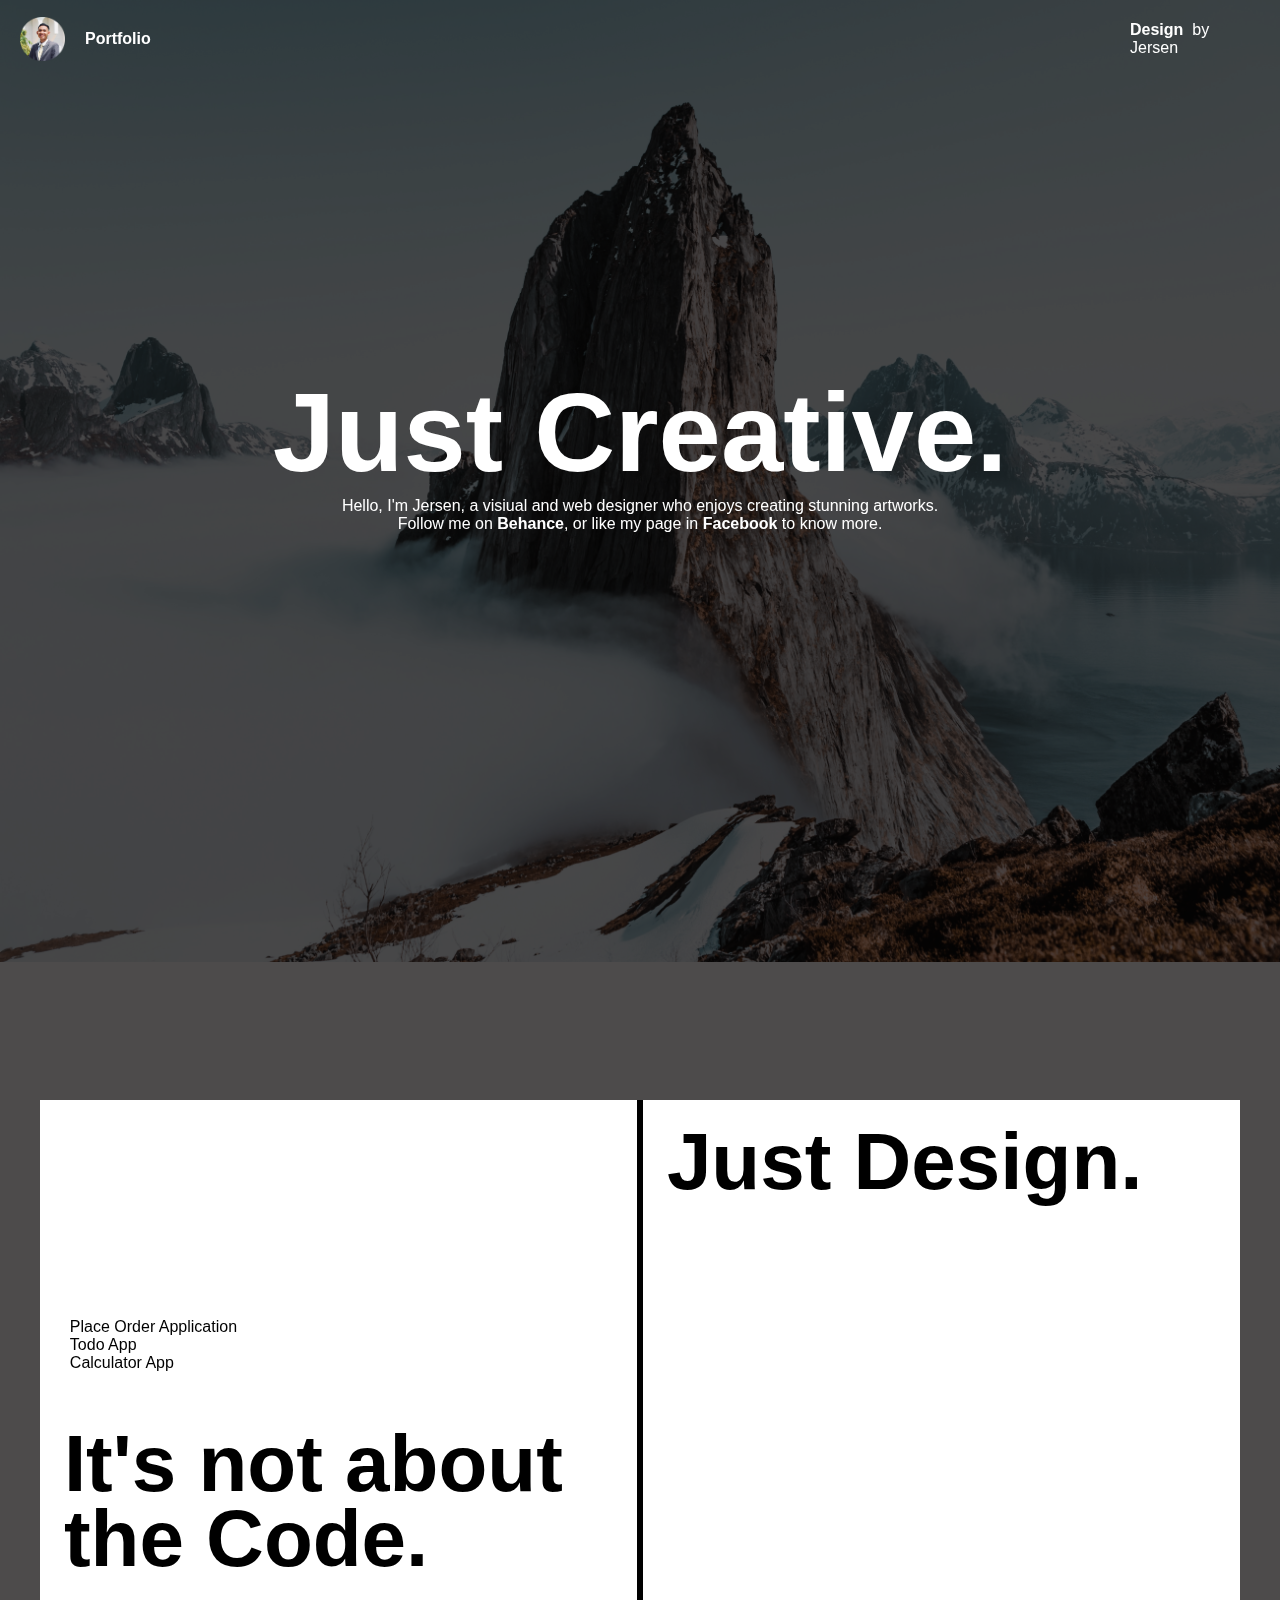
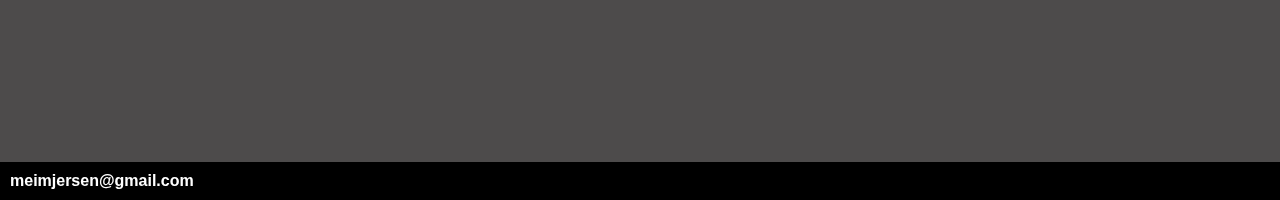
<file: index.html>
<!DOCTYPE html>
<html lang="en">

<head>
    <meta charset="UTF-8">
    <meta http-equiv="X-UA-Compatible" content="IE=edge">
    <meta name="viewport" content="minimum-scale=1">
    <meta name="viewport" content="height=device-height, 
    width=device-width, initial-scale=1.0, 
    minimum-scale=1.0, maximum-scale=1.0, 
    user-scalable=no, target-densitydpi=device-dpi">

    <meta name="description" content="Portfolio of Jersen Meim">
    <meta name="keywords" content="HTML,CSS,JavaScript">
    <meta name="author" content="Jersen Meim">
    <link rel="stylesheet" href="style.css">
    <title>Meim Jersen | Index</title>
</head>

<body>
    <nav>
        <ul>
            <li>
                <div>
                    <img src="./profile.png" alt="Jersen Meim">
                    <a href="#">Portfolio</a>

                </div>
            </li>
            <li>
                <div>
                    <p><b>Design</b>&nbsp; by Jersen</p>

                </div>
            </li>
        </ul>
    </nav>

    <div class="container">
        <p class="title">Just Creative.</p>
        <p>Hello, I'm Jersen, a visiual and web designer who enjoys creating stunning artworks.
            Follow me on <a href="https://www.behance.net/jersenmeim" target="_blank">Behance</a>, or like my page in <a
                href="https://www.facebook.com/DesignbyJersen/" target="_blank">Facebook</a> to know more.</p>
    </div>

    <div class="flex">
        <div class="box box-1">
            <p>It's not about the Code.</p>
            <div class="list">
                <a href="./projects/placeorderapp/index.html">Place Order Application</a>
                <a href="./projects/todoapp/index.html">Todo App</a>
                <a href="./projects/calculator/">Calculator App</a>
            </div>
        </div>
        <div class="box box-2">
            <p>Just Design.</p>
        </div>

    </div>



    <footer>
        <p>meimjersen@gmail.com</p>
    </footer>
</body>

</html>
</file>
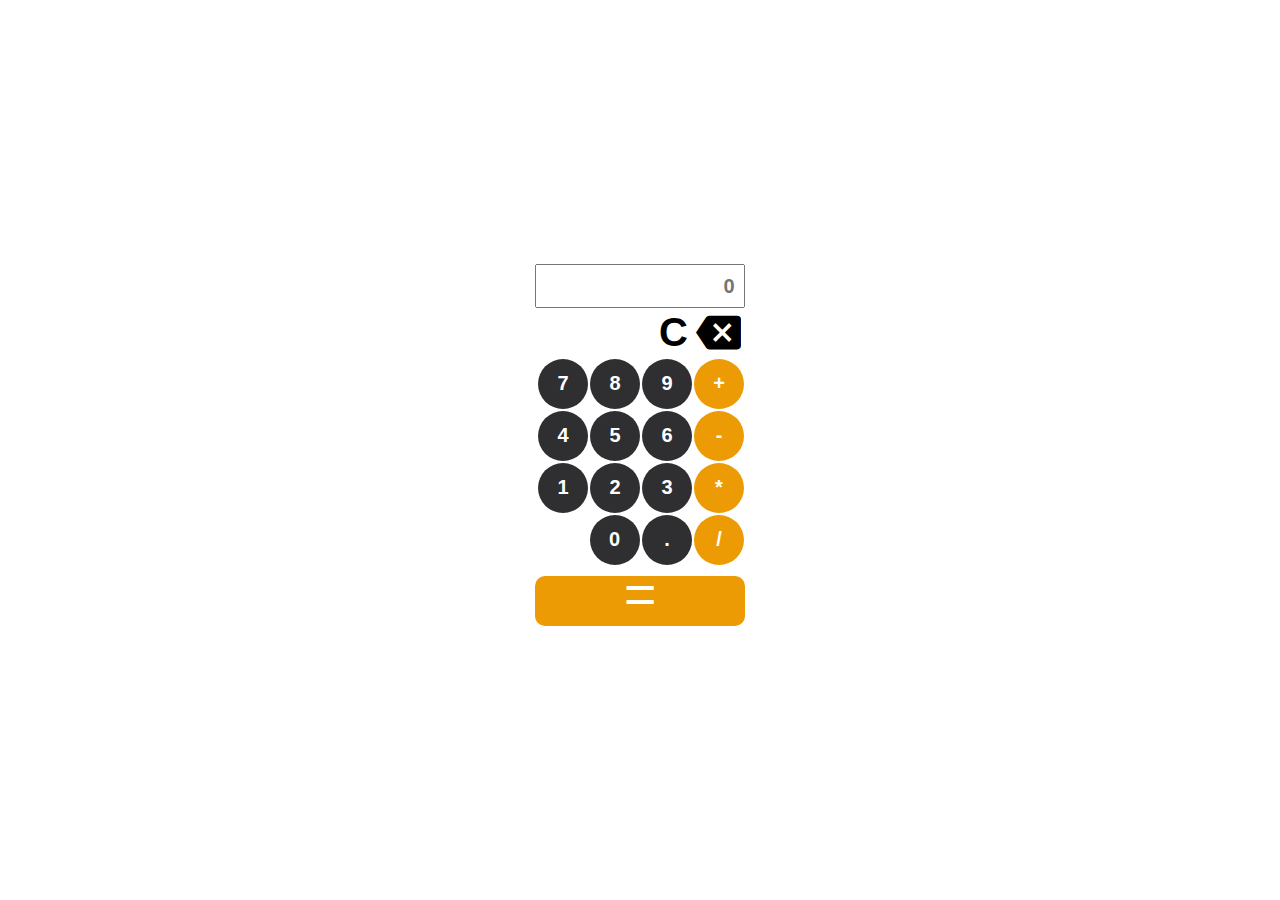
<file: projects/calculator/index.html>
<!DOCTYPE html>
<html lang="en">

<head>
    <meta charset="UTF-8">
    <meta http-equiv="X-UA-Compatible" content="IE=edge">
    <meta name="viewport" content="width=device-width, initial-scale=1.0">
    <link href="https://fonts.googleapis.com/icon?family=Material+Icons" rel="stylesheet">
    <link rel="stylesheet" href="style.css">
    <title>Calculator</title>
</head>

<body>
    <div class="container">
        <input class="screen" placeholder="0">
        <div class="buttons"></div>
        <div id="equal">=</div>
    </div>
</body>
<script src="app.js"></script>

</html>
</file>
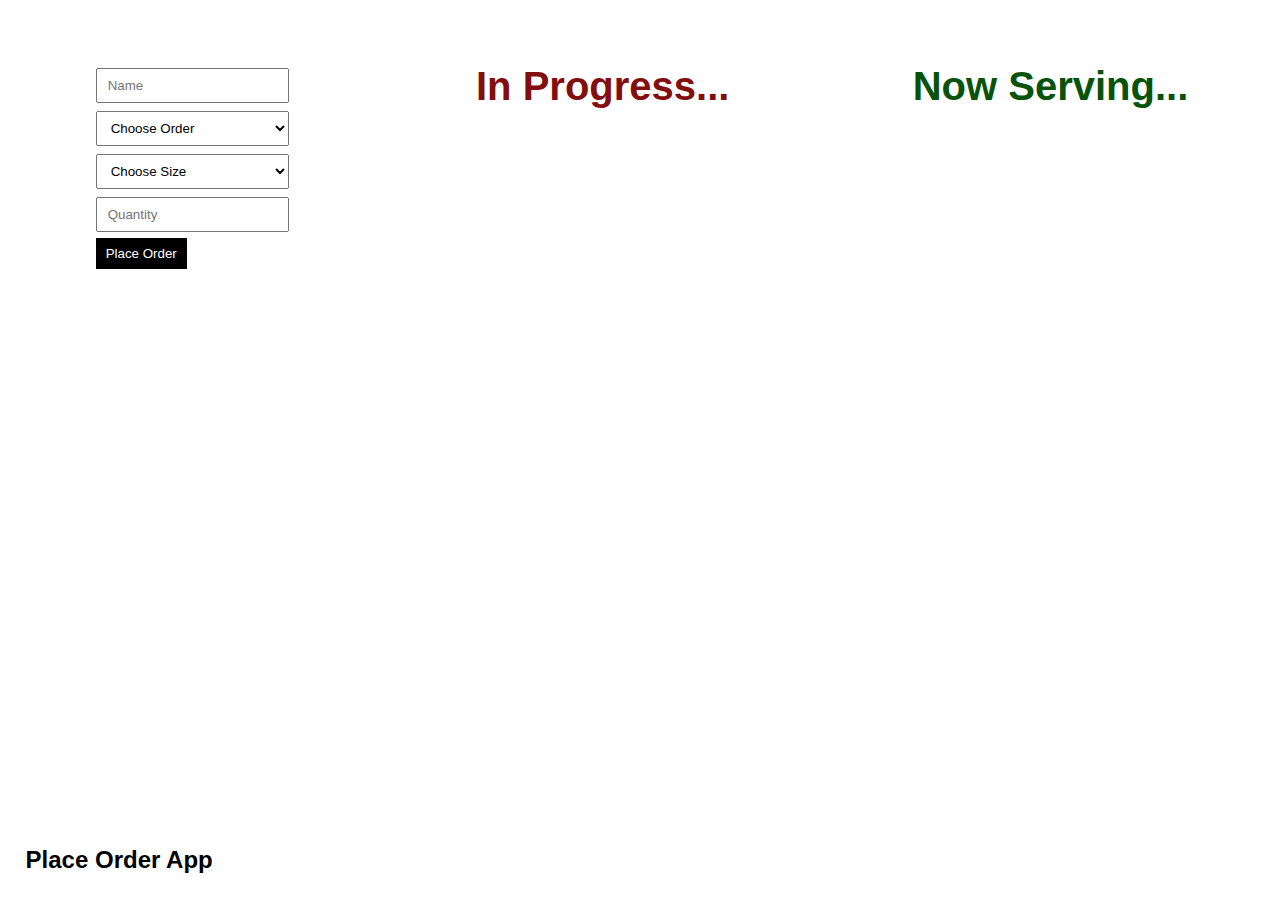
<file: projects/placeorderapp/index.html>
<!DOCTYPE html>
<html lang="en-us">

<head>
  <meta charset="UTF-8" />
  <meta http-equiv="X-UA-Compatible" content="IE=edge" />
  <meta name="viewport" content="width=device-width, initial-scale=1.0" />
  <meta http-equiv="Content-Security-Policy" content="upgrade-insecure-requests" />
  <link rel="stylesheet" href="style.css">

  <title>Place Order Application</title>
</head>

<body>

  <div class="container-output">
    <div id="form-container"></div>
    <div id="output">
      <p class="title">In Progress...</p>
    </div>
    <div id="output-one">
      <p class="title">Now Serving...</p>
    </div>
  </div>
  <h2>Place Order App</h2>

  <script src="./app.js" type="module"></script>



</body>



</html>
</file>
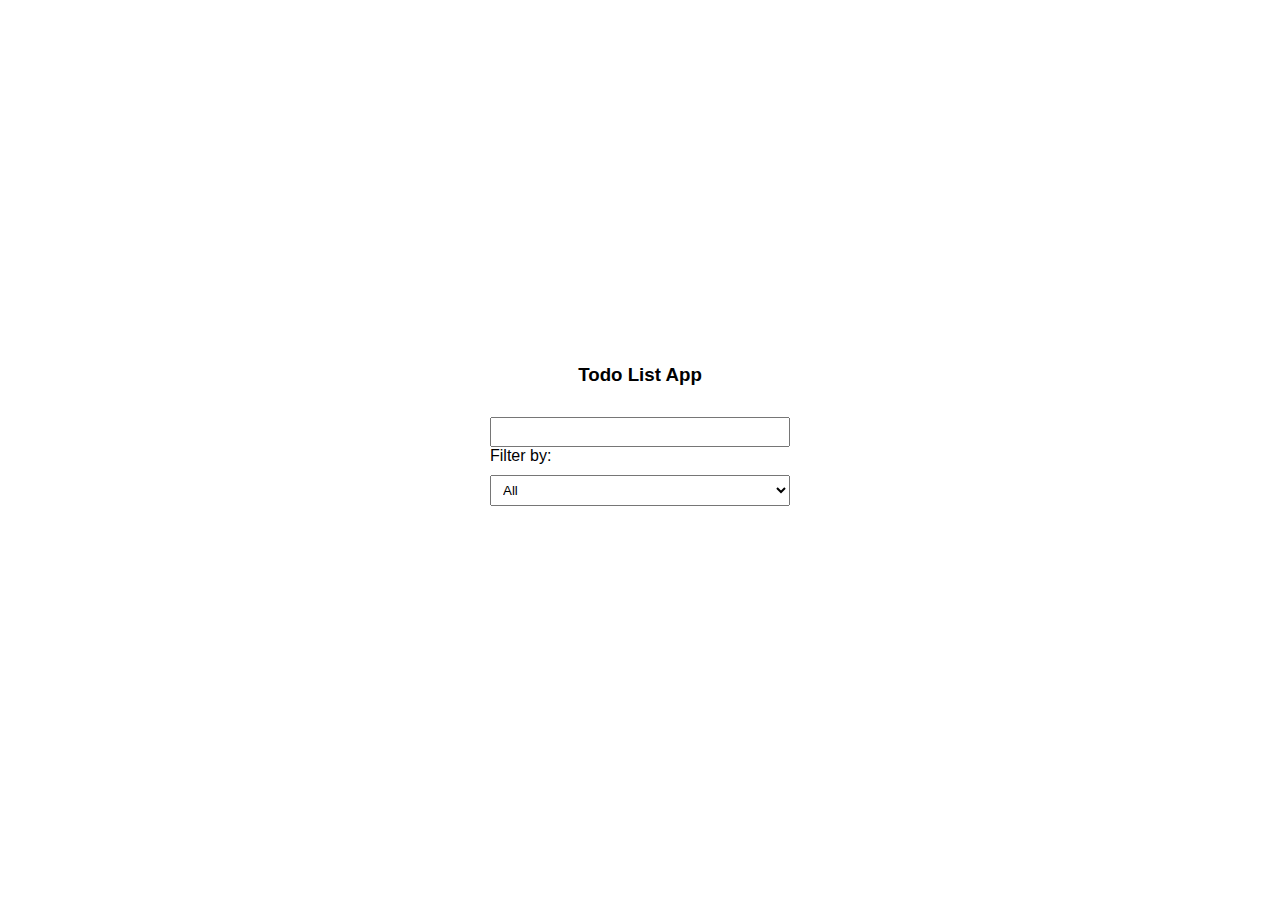
<file: projects/todoapp/index.html>
<html lang="en">

<head>
    <meta charset="UTF-8">
    <meta http-equiv="X-UA-Compatible" content="IE=edge">
    <meta name="viewport" content="width=device-width, initial-scale=1.0">
    <link rel="stylesheet" href="https://cdnjs.cloudflare.com/ajax/libs/font-awesome/5.15.2/css/all.min.css"
        integrity="sha512-HK5fgLBL+xu6dm/Ii3z4xhlSUyZgTT9tuc/hSrtw6uzJOvgRr2a9jyxxT1ely+B+xFAmJKVSTbpM/CuL7qxO8w=="
        crossorigin="anonymous" />
    <link rel="stylesheet" href="style.css">
    <title>Todo List App</title>
</head>

<body>
    <div class="container">
        <header>
            <h3>Todo List App</h3>
        </header>

        <form>
            <div class="box">
                <input type="text" class="todo-input"><button class="todo-button" type="submit"><i
                        class="fas fa-plus-square"></i></button>
            </div>

            <div class="select">
                <label for="todos">Filter by:</label>
                <select name="todos" class="filter-todo">
                    <option value="all">All</option>
                    <option value="completed">Completed</option>
                    <option value="uncompleted">Uncompleted</option>
                </select>
            </div>
        </form>

        <div class="todo-container">
            <ul class="todo-list"></ul>
        </div>
    </div>

    <script type="text/javascript" src="app.js"></script>
</body>

</html>
</file>
<file: style.css>
@charset "UTF-8";
* {
  -webkit-box-sizing: border-box;
          box-sizing: border-box;
  margin: 0;
  padding: 0;
  font-family: 'Segoe UI', Tahoma, Geneva, Verdana, sans-serif;
}

body {
  background-image: url("./pexels-tobias-bjørkli-2335126.jpg");
  /* Set a specific height */
  /* Create the parallax scrolling effect */
  background-attachment: fixed;
  background-position: center;
  background-repeat: no-repeat;
  background-size: cover;
  background-color: #4d4b4b;
  content: '';
  height: 100%;
  left: 0;
  top: 0;
  width: 100%;
  will-change: transform;
  z-index: -1;
  background-blend-mode: multiply;
}

nav {
  position: fixed;
  width: 100%;
}

nav ul {
  display: -webkit-box;
  display: -ms-flexbox;
  display: flex;
  -webkit-box-pack: justify;
      -ms-flex-pack: justify;
          justify-content: space-between;
  -webkit-box-align: center;
      -ms-flex-align: center;
          align-items: center;
}

nav ul li {
  list-style-type: none;
  margin: 10px 20px;
}

nav ul li:first-child div {
  display: -webkit-box;
  display: -ms-flexbox;
  display: flex;
  -webkit-box-pack: left;
      -ms-flex-pack: left;
          justify-content: left;
  -webkit-box-align: center;
      -ms-flex-align: center;
          align-items: center;
}

nav ul li:first-child div img {
  width: 5%;
}

nav ul li:first-child div a {
  font-weight: bolder;
  margin: 20px;
  color: white;
  text-decoration: none;
}

nav ul li:nth-child(2) div {
  display: -webkit-box;
  display: -ms-flexbox;
  display: flex;
  -webkit-box-align: center;
      -ms-flex-align: center;
          align-items: center;
}

nav ul li:nth-child(2) div p {
  width: 130px;
  color: white;
}

.container {
  display: -webkit-box;
  display: -ms-flexbox;
  display: flex;
  -webkit-box-align: center;
      -ms-flex-align: center;
          align-items: center;
  -webkit-box-pack: center;
      -ms-flex-pack: center;
          justify-content: center;
  height: 100vh;
  -webkit-box-orient: vertical;
  -webkit-box-direction: normal;
      -ms-flex-direction: column;
          flex-direction: column;
}

.container .title {
  font-size: 7em;
  font-weight: bolder;
  color: white;
}

.container p {
  color: white;
  font-size: 1.1em;
}

.container p a {
  text-decoration: none;
  font-weight: bolder;
  color: white;
}

.container p:nth-child(2) {
  font-size: 1em;
  width: 50%;
  text-align: center;
}

.flex {
  height: 100vh;
  display: -webkit-box;
  display: -ms-flexbox;
  display: flex;
  -webkit-box-align: center;
      -ms-flex-align: center;
          align-items: center;
  -webkit-box-pack: center;
      -ms-flex-pack: center;
          justify-content: center;
  -ms-flex-wrap: wrap;
      flex-wrap: wrap;
}

.flex .box {
  width: 600px;
  height: 500px;
  margin: 0;
}

.flex .box-1,
.flex .box-2 {
  display: -webkit-box;
  display: -ms-flexbox;
  display: flex;
  -webkit-box-orient: vertical;
  -webkit-box-direction: normal;
      -ms-flex-direction: column;
          flex-direction: column;
  -webkit-box-align: start;
      -ms-flex-align: start;
          align-items: flex-start;
  background-color: white;
}

.flex .box-1 {
  -webkit-box-pack: end;
      -ms-flex-pack: end;
          justify-content: flex-end;
  border-right: 3px solid black;
}

.flex .box-1 p {
  font-size: 5em;
  line-height: 75px;
  font-weight: bolder;
  padding: 4%;
  -webkit-box-ordinal-group: 3;
      -ms-flex-order: 2;
          order: 2;
}

.flex .box-1 .list {
  display: -webkit-box;
  display: -ms-flexbox;
  display: flex;
  -webkit-box-orient: vertical;
  -webkit-box-direction: normal;
      -ms-flex-direction: column;
          flex-direction: column;
  padding: 5%;
  -webkit-box-ordinal-group: 2;
      -ms-flex-order: 1;
          order: 1;
  text-align: left;
}

.flex .box-1 .list a {
  text-decoration: none;
  color: black;
}

.flex .box-2 {
  border-left: 3px solid black;
  -webkit-box-pack: start;
      -ms-flex-pack: start;
          justify-content: flex-start;
}

.flex .box-2 p {
  font-size: 5em;
  line-height: 75px;
  font-weight: bolder;
  padding: 4%;
}

footer {
  position: fixed;
  width: 100%;
  bottom: 0;
  padding: 10px;
  font-weight: bolder;
  color: white;
  background-color: black;
}

@media only screen and (max-width: 480px) {
  body {
    background-attachment: fixed;
    background-position: center;
    background-repeat: no-repeat;
    background-size: contain;
    content: '';
    height: 100%;
    left: 0;
    top: 0;
    width: 100%;
    will-change: transform;
    z-index: -1;
    background-blend-mode: multiply;
    background-color: #979595;
    background-blend-mode: multiply;
  }
  nav {
    position: relative;
  }
  nav ul {
    display: -webkit-box;
    display: -ms-flexbox;
    display: flex;
    -webkit-box-orient: vertical;
    -webkit-box-direction: normal;
        -ms-flex-direction: column;
            flex-direction: column;
    -webkit-box-pack: left;
        -ms-flex-pack: left;
            justify-content: left;
  }
  nav ul li {
    list-style-type: none;
  }
  nav ul li:first-child div {
    display: -webkit-box;
    display: -ms-flexbox;
    display: flex;
    -webkit-box-orient: horizontal;
    -webkit-box-direction: normal;
        -ms-flex-direction: row;
            flex-direction: row;
    -webkit-box-pack: center;
        -ms-flex-pack: center;
            justify-content: center;
    -webkit-box-align: center;
        -ms-flex-align: center;
            align-items: center;
    -ms-flex-wrap: wrap;
        flex-wrap: wrap;
  }
  nav ul li:first-child div img {
    width: 100%;
    -ms-grid-column-align: center;
    justify-self: center;
    text-align: center;
    margin: auto;
    margin-top: auto;
    padding: 20%;
  }
  nav ul li:first-child div a {
    color: white;
  }
  nav ul li:nth-child(2) div {
    margin: -40px 10px 0 10px;
    display: -webkit-box;
    display: -ms-flexbox;
    display: flex;
    -webkit-box-pack: left;
        -ms-flex-pack: left;
            justify-content: left;
    -webkit-box-align: center;
        -ms-flex-align: center;
            align-items: center;
  }
  nav ul li:nth-child(2) div p {
    color: #fff;
  }
  .container {
    height: 100vh;
    padding: 20px;
    margin-top: 40px;
  }
  .container .title {
    font-size: 2em;
    font-weight: bolder;
    color: white;
  }
  .container p {
    color: white;
    font-size: .8em;
    text-align: center;
  }
  .container p a {
    text-decoration: none;
    font-weight: bolder;
    color: white;
  }
  .container p:nth-child(2) {
    font-size: 1em;
    width: 100%;
    text-align: center;
  }
  .flex {
    height: 200vh;
    -webkit-box-pack: start;
        -ms-flex-pack: start;
            justify-content: flex-start;
    -webkit-box-align: start;
        -ms-flex-align: start;
            align-items: flex-start;
  }
  .flex .box {
    width: 600px;
    height: 400px;
    text-align: center;
  }
  .flex .box-1,
  .flex .box-2 {
    display: -webkit-box;
    display: -ms-flexbox;
    display: flex;
    -webkit-box-orient: vertical;
    -webkit-box-direction: normal;
        -ms-flex-direction: column;
            flex-direction: column;
    background-color: white;
    border: none;
  }
  .flex .box-1 {
    -webkit-box-pack: start;
        -ms-flex-pack: start;
            justify-content: flex-start;
    -webkit-box-align: center;
        -ms-flex-align: center;
            align-items: center;
    border: none;
  }
  .flex .box-1 p {
    -webkit-box-ordinal-group: 2;
        -ms-flex-order: 1;
            order: 1;
    font-size: 2em;
    line-height: 35px;
    font-weight: bolder;
    padding: 4%;
  }
  .flex .box-1 .list {
    display: -webkit-box;
    display: -ms-flexbox;
    display: flex;
    -webkit-box-orient: vertical;
    -webkit-box-direction: normal;
        -ms-flex-direction: column;
            flex-direction: column;
    padding: 5%;
    -webkit-box-ordinal-group: 3;
        -ms-flex-order: 2;
            order: 2;
  }
  .flex .box-2 {
    -webkit-box-pack: center;
        -ms-flex-pack: center;
            justify-content: center;
    -webkit-box-align: center;
        -ms-flex-align: center;
            align-items: center;
    border: none;
  }
  .flex .box-2 p {
    text-align: center;
    font-size: 2em;
    line-height: 35px;
    font-weight: bolder;
    padding: 4%;
  }
  footer {
    position: fixed;
    width: 100%;
    bottom: 0;
    padding: 10px;
    text-align: center;
    color: white;
  }
}
/*# sourceMappingURL=style.css.map */
</file>
<file: projects/calculator/style.css>
* {
  -webkit-box-sizing: border-box;
          box-sizing: border-box;
  margin: 0;
  padding: 0;
  font-family: 'Segoe UI', Tahoma, Geneva, Verdana, sans-serif;
}

.container {
  display: -webkit-box;
  display: -ms-flexbox;
  display: flex;
  -webkit-box-orient: vertical;
  -webkit-box-direction: normal;
      -ms-flex-direction: column;
          flex-direction: column;
  -webkit-box-pack: center;
      -ms-flex-pack: center;
          justify-content: center;
  -webkit-box-align: end;
      -ms-flex-align: end;
          align-items: flex-end;
  height: 100vh;
  font-size: 20px;
  width: 210px;
  margin: 0 auto;
}

.container .screen {
  width: 210px;
  padding: 4%;
  text-align: right;
  width: 210px;
  padding: 4%;
  text-align: right;
  font-size: 1em;
  font-weight: bolder;
}

.container .buttons {
  -webkit-box-ordinal-group: 2;
      -ms-flex-order: 1;
          order: 1;
  margin: 0 auto;
  display: -webkit-box;
  display: -ms-flexbox;
  display: flex;
  -ms-flex-wrap: wrap;
      flex-wrap: wrap;
  -webkit-box-pack: end;
      -ms-flex-pack: end;
          justify-content: flex-end;
  width: 210px;
}

.container .buttons p {
  background-color: #2f2f31;
  height: 50px;
  width: 50px;
  display: -webkit-box;
  display: -ms-flexbox;
  display: flex;
  -webkit-box-pack: center;
      -ms-flex-pack: center;
          justify-content: center;
  -webkit-box-align: center;
      -ms-flex-align: center;
          align-items: center;
  cursor: pointer;
  font-weight: bold;
  border-radius: 40px;
  color: #fff;
  margin: 1px;
}

.container .buttons p:first-child {
  -ms-grid-column-align: unset;
      justify-self: unset;
  -webkit-box-pack: start;
      -ms-flex-pack: start;
          justify-content: flex-start;
  padding: 9%;
  -webkit-box-ordinal-group: 14;
      -ms-flex-order: 13;
          order: 13;
}

.container .buttons p:nth-child(2) {
  -webkit-box-ordinal-group: 9;
      -ms-flex-order: 8;
          order: 8;
}

.container .buttons p:nth-child(3) {
  -webkit-box-ordinal-group: 10;
      -ms-flex-order: 9;
          order: 9;
}

.container .buttons p:nth-child(4) {
  -webkit-box-ordinal-group: 11;
      -ms-flex-order: 10;
          order: 10;
}

.container .buttons p:nth-child(5) {
  -webkit-box-ordinal-group: 5;
      -ms-flex-order: 4;
          order: 4;
}

.container .buttons p:nth-child(6) {
  -webkit-box-ordinal-group: 6;
      -ms-flex-order: 5;
          order: 5;
}

.container .buttons p:nth-child(7) {
  -webkit-box-ordinal-group: 7;
      -ms-flex-order: 6;
          order: 6;
}

.container .buttons p:nth-child(8) {
  -webkit-box-ordinal-group: 1;
      -ms-flex-order: 0;
          order: 0;
}

.container .buttons p:nth-child(9) {
  -webkit-box-ordinal-group: 2;
      -ms-flex-order: 1;
          order: 1;
}

.container .buttons p:nth-child(10) {
  -webkit-box-ordinal-group: 3;
      -ms-flex-order: 2;
          order: 2;
}

.container .buttons p:nth-child(11), .container .buttons p:nth-child(12), .container .buttons p:nth-child(13), .container .buttons p:nth-child(14) {
  background-color: #ed9b05;
}

.container .buttons p:nth-child(11) {
  -webkit-box-ordinal-group: 4;
      -ms-flex-order: 3;
          order: 3;
}

.container .buttons p:nth-child(12) {
  -webkit-box-ordinal-group: 8;
      -ms-flex-order: 7;
          order: 7;
}

.container .buttons p:nth-child(13) {
  -webkit-box-ordinal-group: 13;
      -ms-flex-order: 12;
          order: 12;
}

.container .buttons p:nth-child(14) {
  -webkit-box-ordinal-group: 15;
      -ms-flex-order: 14;
          order: 14;
}

.container .buttons p:nth-child(15) {
  -webkit-box-ordinal-group: 14;
      -ms-flex-order: 13;
          order: 13;
}

.container p:first-child {
  -webkit-box-ordinal-group: 1;
      -ms-flex-order: 0;
          order: 0;
}

.container div:nth-child(2) {
  justify-self: flex-end;
  -ms-flex-item-align: end;
      align-self: flex-end;
  width: 210px;
  display: -webkit-box;
  display: -ms-flexbox;
  display: flex;
  -webkit-box-pack: right;
      -ms-flex-pack: right;
          justify-content: right;
  -webkit-box-align: center;
      -ms-flex-align: center;
          align-items: center;
  height: 50px;
  cursor: pointer;
}

.container div:nth-child(2) p {
  padding-left: 4px;
  padding-right: 4px;
}

.container div:nth-child(2) p i {
  display: -webkit-box;
  display: -ms-flexbox;
  display: flex;
  font-size: 45px;
}

.container div:nth-child(2) p:first-child {
  font-size: 40px;
  font-weight: bolder;
}

.container #equal {
  -webkit-box-ordinal-group: 4;
      -ms-flex-order: 3;
          order: 3;
  width: 100%;
  height: 50px;
  display: -webkit-box;
  display: -ms-flexbox;
  display: flex;
  -webkit-box-pack: center;
      -ms-flex-pack: center;
          justify-content: center;
  -webkit-box-align: center;
      -ms-flex-align: center;
          align-items: center;
  background: #2f2f31;
  border-radius: 10px;
  color: white;
  cursor: pointer;
  margin: 10px 0;
  font-size: 2.8em;
  padding-bottom: 14px;
  background-color: #ed9b05;
}
/*# sourceMappingURL=style.css.map */
</file>
<file: projects/placeorderapp/style.css>
* {
  -webkit-box-sizing: border-box;
          box-sizing: border-box;
  margin: 0;
  padding: 0;
  font-family: 'Segoe UI', Tahoma, Geneva, Verdana, sans-serif;
}

.mystyle {
  display: -webkit-box;
  display: -ms-flexbox;
  display: flex;
}

h2 {
  text-align: left;
  margin: 2%;
  bottom: 0;
  position: absolute;
}

.container-output {
  display: -webkit-box;
  display: -ms-flexbox;
  display: flex;
  -ms-flex-pack: distribute;
      justify-content: space-around;
  margin-top: 5%;
}

.container-output #form-container div {
  padding: 2%;
}

.container-output #form-container div input,
.container-output #form-container div select {
  padding: 8px 10px;
  width: 100%;
}

.container-output #form-container button {
  border: none;
  padding: 8px 10px;
  margin: 2px 0px 0 4px;
  background-color: black;
  color: white;
  cursor: pointer;
}

.container-output #output .title {
  font-size: 40px;
  font-weight: bold;
  color: #820e0e;
}

.container-output #output-one .title {
  font-size: 40px;
  font-weight: bold;
  color: #07530b;
}

.container-output #output .container,
.container-output #output-one .container {
  margin: 10px 0;
}

.container-output #output .container p,
.container-output #output .container button,
.container-output #output-one .container p,
.container-output #output-one .container button {
  margin: 6px 0;
}

.container-output #output .container p:nth-child(1),
.container-output #output-one .container p:nth-child(1) {
  opacity: 50%;
}

.container-output #output .container p:nth-child(2),
.container-output #output-one .container p:nth-child(2) {
  cursor: pointer;
  font-weight: bolder;
  font-size: 1.7em;
}

.container-output #output .container p:nth-child(2):hover,
.container-output #output-one .container p:nth-child(2):hover {
  color: #351717;
}

.container-output #output .container button,
.container-output #output-one .container button {
  border: none;
  margin: 2px 0px 0 0;
  padding: 2%;
}

.container-output #output .container #delete-order,
.container-output #output-one .container #delete-order {
  color: white;
  margin: 2px 6px 0 0px;
  background-color: #861b1b;
  cursor: pointer;
}

.container-output #output .container #complete,
.container-output #output-one .container #complete {
  color: white;
  background-color: #1b861b;
  cursor: pointer;
}

.container-output #output .container #delete-order:hover,
.container-output #output .container #complete:hover,
.container-output #output-one .container #delete-order:hover,
.container-output #output-one .container #complete:hover {
  opacity: 80%;
}

@media only screen and (max-width: 767px) {
  h2 {
    text-align: left;
    margin: 4%;
    bottom: 0;
    position: absolute;
  }
  .container-output {
    display: -webkit-box;
    display: -ms-flexbox;
    display: flex;
    -ms-flex-pack: distribute;
        justify-content: space-around;
    margin-top: 5%;
  }
  .container-output #form-container div {
    padding: 2%;
  }
  .container-output #form-container div input,
  .container-output #form-container div select {
    padding: 8px 10px;
    width: 100%;
  }
  .container-output #form-container button {
    border: none;
    padding: 8px 10px;
    margin: 2px 0px 0 7px;
    background-color: black;
    color: white;
    cursor: pointer;
  }
  .container-output #output .title,
  .container-output #output-one .title {
    font-size: 40px;
    font-weight: bold;
  }
  .container-output #output .container,
  .container-output #output-one .container {
    margin: 10px 0;
  }
  .container-output #output .container p,
  .container-output #output .container button,
  .container-output #output-one .container p,
  .container-output #output-one .container button {
    margin: 6px 0;
  }
  .container-output #output .container p:nth-child(2),
  .container-output #output-one .container p:nth-child(2) {
    cursor: pointer;
  }
  .container-output #output .container button,
  .container-output #output-one .container button {
    border: none;
    margin: 2px 0px 0 0;
    padding: 2%;
  }
  .container-output #output .container #delete-order,
  .container-output #output-one .container #delete-order {
    color: white;
    margin: 2px 6px 0 0px;
    background-color: #861b1b;
  }
  .container-output #output .container #complete,
  .container-output #output-one .container #complete {
    color: white;
    background-color: #1b861b;
  }
  .container-output {
    -webkit-box-orient: vertical;
    -webkit-box-direction: normal;
        -ms-flex-direction: column;
            flex-direction: column;
    padding: 2%;
  }
  #output,
  #output-one {
    padding: 4px;
  }
}
/*# sourceMappingURL=style.css.map */
</file>
<file: projects/todoapp/style.css>
.fa-trash, .fa-check {
  pointer-events: none;
}

.completed, .completed:not(.trash-btn) {
  text-decoration: line-through;
}

li {
  list-style-type: none;
}

* {
  font-family: 'Segoe UI', Tahoma, Geneva, Verdana, sans-serif;
  margin: 0;
  padding: 0;
  -webkit-box-sizing: border-box;
          box-sizing: border-box;
}

a {
  margin: 10px;
  font-size: 20px;
  color: #70132f;
  text-decoration: none;
  font-weight: bold;
}

.container {
  width: 100%;
  height: 100vh;
  margin: 0 auto;
  display: -webkit-box;
  display: -ms-flexbox;
  display: flex;
  -webkit-box-orient: vertical;
  -webkit-box-direction: normal;
      -ms-flex-direction: column;
          flex-direction: column;
  -webkit-box-pack: center;
      -ms-flex-pack: center;
          justify-content: center;
}

.container header {
  padding: 20px 0;
  text-align: center;
}

.container form {
  margin: 0 auto;
}

.container form .box {
  margin: 0;
}

.container form .box input {
  width: 300px;
  height: 30px;
  padding-right: 50px;
  padding: 10px;
}

.container form .box button {
  margin-left: -50px;
  height: 31px;
  width: 50px;
  border: none;
  background-color: transparent;
}

.container form .box button .fas {
  font-size: 2.5em;
  margin: -22px -4px;
  position: absolute;
  color: black;
}

.container form select {
  padding: 6px 8px;
  width: 100%;
  margin: 10px auto;
}

.container .todo-container {
  width: 35%;
  margin: 0 auto;
}

.container .todo-container .todo-list {
  margin: 40px auto;
}

.container .todo-container .todo-list .todo {
  display: -webkit-box;
  display: -ms-flexbox;
  display: flex;
  width: 63%;
  margin: 10 auto;
}

.container .todo-container .todo-list .todo .complete-btn {
  font-size: 10px;
  margin: 0 9px 0 0;
  border-radius: 50%;
  padding: 8px;
  border: none;
  background-color: #3f953f;
  color: white;
}

.container .todo-container .todo-list .todo .trash-btn {
  font-size: 17px;
  border: none;
  background: transparent;
  color: #a22323;
}

.container .todo-container .todo-list .todo .todo-item {
  -webkit-box-flex: 1;
      -ms-flex-positive: 1;
          flex-grow: 1;
  font-weight: bold;
}

@media all and (min-width: 280px) and (max-width: 768px) {
  .container .todo-container {
    width: 100%;
  }
}
/*# sourceMappingURL=style.css.map */
</file>
